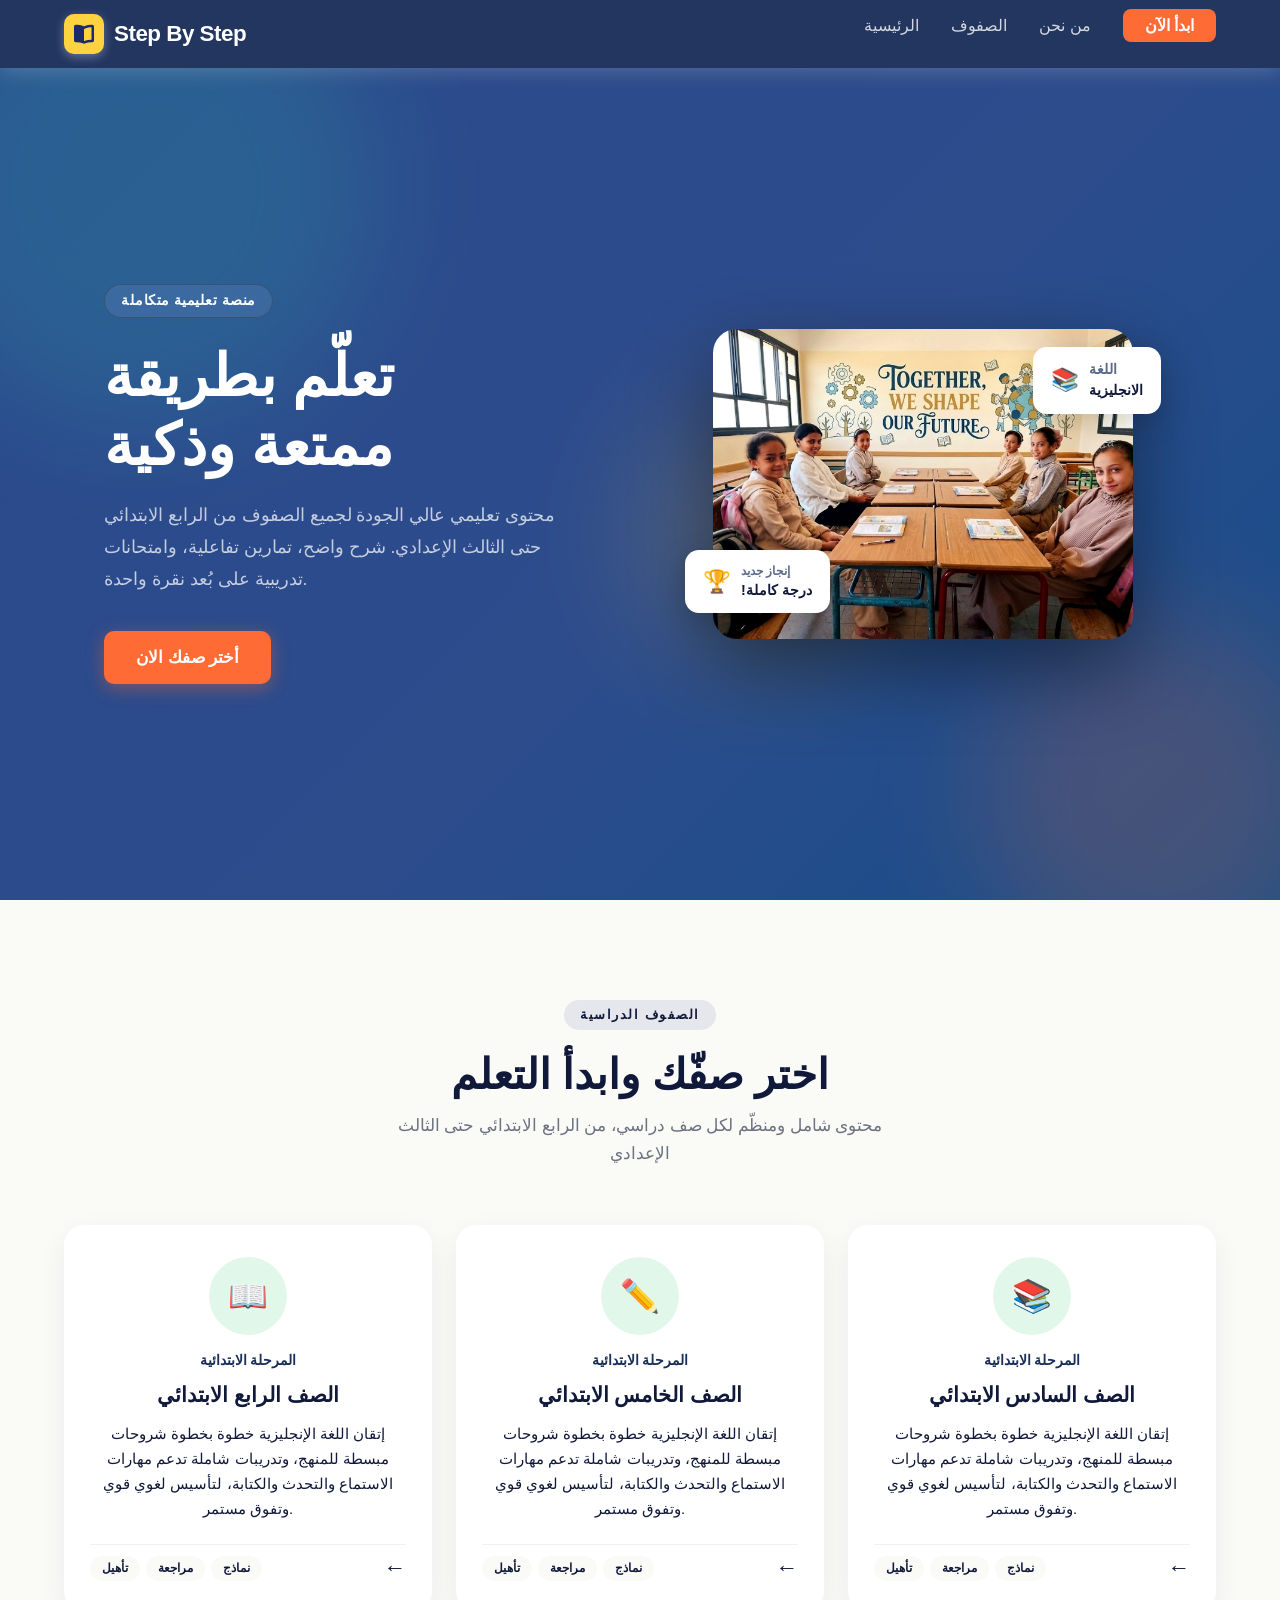
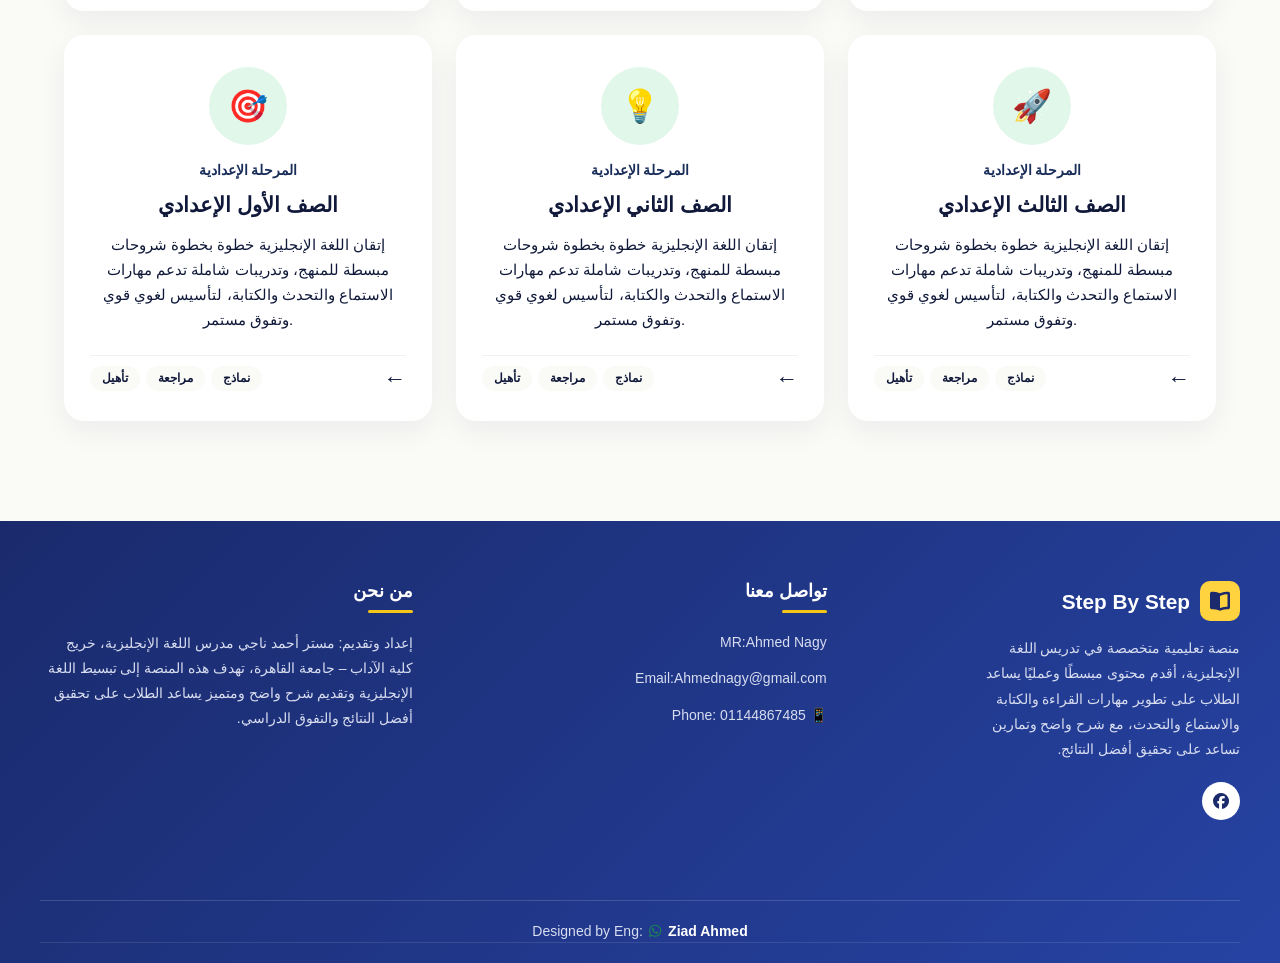
<file: index.html>
<!DOCTYPE html>
<html lang="en">
<head>
    <meta charset="UTF-8">
    <meta name="viewport" content="width=device-width, initial-scale=1.0">
    <link rel="stylesheet" href="css/all.min.css">
    <link rel="stylesheet" href="css/bootstrap.min.css">
    <link rel="stylesheet" href="css/home.css">
    
    <title>Document</title>
</head>
<body>

<!-- ══════════ NAVBAR ══════════ -->
<nav>

    <div class="nav-logo">
    <div class="logo-icon"><i class="fa-solid fa-book-open"></i></div> 
    <span>Step by step</span>
    </div>
   

                     <ul class="nav-links ">
    <li><a href="#hero">الرئيسية</a></li>
    <li><a href="#grades">الصفوف</a></li>
    <li><a href="#footer">من نحن</a></li>
    <li><a href="#footer" class="nav-cta">ابدأ الآن</a></li>
  </ul>



</nav>

<!-- ══════════ HERO SECTION ══════════ -->
<section class="hero" id="hero">
  <div class="hero-bg">
    <div class="blob blob-1"></div>
    <div class="blob blob-2"></div>
    <div class="blob blob-3"></div>
  </div>

  <div class="hero-inner">
    <div class="hero-text">
      <div class="hero-badge">
منصة تعليمية متكاملة
      </div>

      <h1 class="hero-title">
        تعلّم بطريقة<br />
        <em>ممتعة وذكية</em>
      </h1>

      <p class="hero-desc">
        محتوى تعليمي عالي الجودة لجميع الصفوف من الرابع الابتدائي حتى الثالث الإعدادي.
        شرح واضح، تمارين تفاعلية، وامتحانات تدريبية على بُعد نقرة واحدة.
      </p>

      <div class="hero-actions">
        <a href="#grades" class="btn-primary">أختر صفك الان</a>
      </div>

 
    </div>

    <div class="hero-visual">
      <div class="hero-img-wrap">
        <img
          src="images/classroom_HD.jpg"
          alt="طالب يتعلم"
        />

        <div class="float-card card-a">
          <span class="icon">📚</span>
          <div>
            <div style="font: size 23px;;color:var(--muted);font-weight:600;">اللغة</div>
            <div>الانجليزية</div>
          </div>
        </div>

        <div class="float-card card-b">
          <span class="icon">🏆</span>
          <div>
            <div style="font-size:.75rem;color:var(--muted);font-weight:600;">إنجاز جديد</div>
            <div>!درجة كاملة</div>
          </div>
        </div>
      </div>
    </div>
  </div>
</section>

<!-- ══════════ GRADES SECTION ══════════ -->
<section class="grades" id="grades">
  <div class="section-head">
    <div class="section-tag">الصفوف الدراسية</div>
    <h2>اختر صفّك وابدأ التعلم</h2>
    <p>محتوى شامل ومنظّم لكل صف دراسي، من الرابع الابتدائي حتى الثالث الإعدادي</p>
  </div>

  <div class="grades-grid">

    <!-- Card 1 -->
    <a href="task.html" class="grade-card">
      <div class="card-icon-wrap">📖</div>
      <div class="card-label">المرحلة الابتدائية</div>
      <div class="card-title">الصف الرابع الابتدائي</div>
       <div class="card-desc">إتقان اللغة الإنجليزية خطوة بخطوة
شروحات مبسطة للمنهج، وتدريبات شاملة تدعم مهارات الاستماع والتحدث والكتابة، لتأسيس لغوي قوي وتفوق مستمر.​</div>
      <div class="card-footer">
         <div class="card-subjects">
          <span class="subject-tag">تأهيل</span>
          <span class="subject-tag">مراجعة</span>
          <span class="subject-tag">نماذج</span>
        </div>
        <span class="card-arrow">←</span>
      </div>
    </a>

    <!-- Card 2 -->
    <a href="" class="grade-card">
      <div class="card-icon-wrap">✏️</div>
      <div class="card-label">المرحلة الابتدائية</div>
      <div class="card-title">الصف الخامس الابتدائي</div>
      <div class="card-desc">إتقان اللغة الإنجليزية خطوة بخطوة
شروحات مبسطة للمنهج، وتدريبات شاملة تدعم مهارات الاستماع والتحدث والكتابة، لتأسيس لغوي قوي وتفوق مستمر.​</div>
      <div class="card-footer">
        <div class="card-subjects">
          <span class="subject-tag">تأهيل</span>
          <span class="subject-tag">مراجعة</span>
          <span class="subject-tag">نماذج</span>
        </div>
        <span class="card-arrow">←</span>
      </div>

    </a>

    <!-- Card 3 -->
    <a href="" class="grade-card">
      <div class="card-icon-wrap">📚</div>
      <div class="card-label">المرحلة الابتدائية</div>
      <div class="card-title">الصف السادس الابتدائي</div>
      <div class="card-desc">إتقان اللغة الإنجليزية خطوة بخطوة
شروحات مبسطة للمنهج، وتدريبات شاملة تدعم مهارات الاستماع والتحدث والكتابة، لتأسيس لغوي قوي وتفوق مستمر.​</div>

       <div class="card-footer">
        <div class="card-subjects">
          <span class="subject-tag">تأهيل</span>
          <span class="subject-tag">مراجعة</span>
          <span class="subject-tag">نماذج</span>
        </div>
        <span class="card-arrow">←</span>
      </div> 
    </a>

    <!-- Card 4 -->
    <a href="" class="grade-card">
      <div class="card-icon-wrap">🎯</div>
      <div class="card-label">المرحلة الإعدادية</div>
      <div class="card-title">الصف الأول الإعدادي</div>
      <div class="card-desc">إتقان اللغة الإنجليزية خطوة بخطوة
شروحات مبسطة للمنهج، وتدريبات شاملة تدعم مهارات الاستماع والتحدث والكتابة، لتأسيس لغوي قوي وتفوق مستمر.​</div>
      <div class="card-footer">
        <div class="card-subjects">
          <span class="subject-tag">تأهيل</span>
          <span class="subject-tag">مراجعة</span>
          <span class="subject-tag">نماذج</span>
        </div>
        <span class="card-arrow">←</span>
      </div>

    </a>

    <!-- Card 5 -->
    <a href="" class="grade-card">
      <div class="card-icon-wrap">💡</div>
      <div class="card-label">المرحلة الإعدادية</div>
      <div class="card-title">الصف الثاني الإعدادي</div>
      <div class="card-desc">إتقان اللغة الإنجليزية خطوة بخطوة
شروحات مبسطة للمنهج، وتدريبات شاملة تدعم مهارات الاستماع والتحدث والكتابة، لتأسيس لغوي قوي وتفوق مستمر.​</div>
      <div class="card-footer">
        <div class="card-subjects">
          <span class="subject-tag">تأهيل</span>
          <span class="subject-tag">مراجعة</span>
          <span class="subject-tag">نماذج</span>
        </div>
        <span class="card-arrow">←</span>
      </div>

    </a>

    <!-- Card 6 -->
    <a href="" class="grade-card">
      <div class="card-icon-wrap">🚀</div>
      <div class="card-label">المرحلة الإعدادية</div>
      <div class="card-title">الصف الثالث الإعدادي</div>
      <div class="card-desc">إتقان اللغة الإنجليزية خطوة بخطوة
شروحات مبسطة للمنهج، وتدريبات شاملة تدعم مهارات الاستماع والتحدث والكتابة، لتأسيس لغوي قوي وتفوق مستمر.​</div>
      <div class="card-footer">
        <div class="card-subjects">
          <span class="subject-tag">تأهيل</span>
          <span class="subject-tag">مراجعة</span>
          <span class="subject-tag">نماذج</span>
        </div>
        <span class="card-arrow">←</span>
      </div>
    

  </a>
</section>

<!-- ══════════ FOOTER ══════════ -->
<footer id="footer">
  <div class="footer-grid">
    <div class="footer-brand">
      <div class="logo-row">
        <div class="logo-icon"><i class="fa-solid fa-book-open"></i></div>
        <span class="logo-name">step by step</span>
      </div>
     <p>منصة تعليمية متخصصة في تدريس اللغة الإنجليزية، أقدم محتوى مبسطًا وعمليًا يساعد الطلاب على تطوير مهارات القراءة والكتابة والاستماع والتحدث، مع شرح واضح وتمارين تساعد على تحقيق أفضل النتائج.</p>
      <div class="social-row">
        <a href="https://www.facebook.com/share/1DLBqrxhTE/" class="social-btn"><i class="fa-brands fa-facebook"></i></a>

      </div>
    </div>

    <div class="footer-col">
      <h3>تواصل معنا</h3>
      <ul>
        <li>MR:Ahmed Nagy</li>
        <li><a href="#">Email:Ahmednagy@gmail.com</a></li>
        <li>📱 Phone: 01144867485</li>
        
      </ul>
    </div>
<div class="footer-about">
  <h3>من نحن</h3>
  <p>إعداد وتقديم: مستر أحمد ناجي
مدرس اللغة الإنجليزية، خريج كلية الآداب – جامعة القاهرة، تهدف هذه المنصة إلى تبسيط اللغة الإنجليزية وتقديم شرح واضح ومتميز يساعد الطلاب على تحقيق أفضل النتائج والتفوق الدراسي.</p>
</div>
<div class="footer-border">
  <p>Designed by Eng:
    <i class="fa-brands fa-whatsapp text-success"></i> <a href="https://wa.me/201023750909">Ziad Ahmed</a></p>
</div>


    </div>
  </footer>
  <script src="js/bootstrap.bundle.min.js"></script>
    <script src="js/home.js"></script>
</body>
</html>
</file>
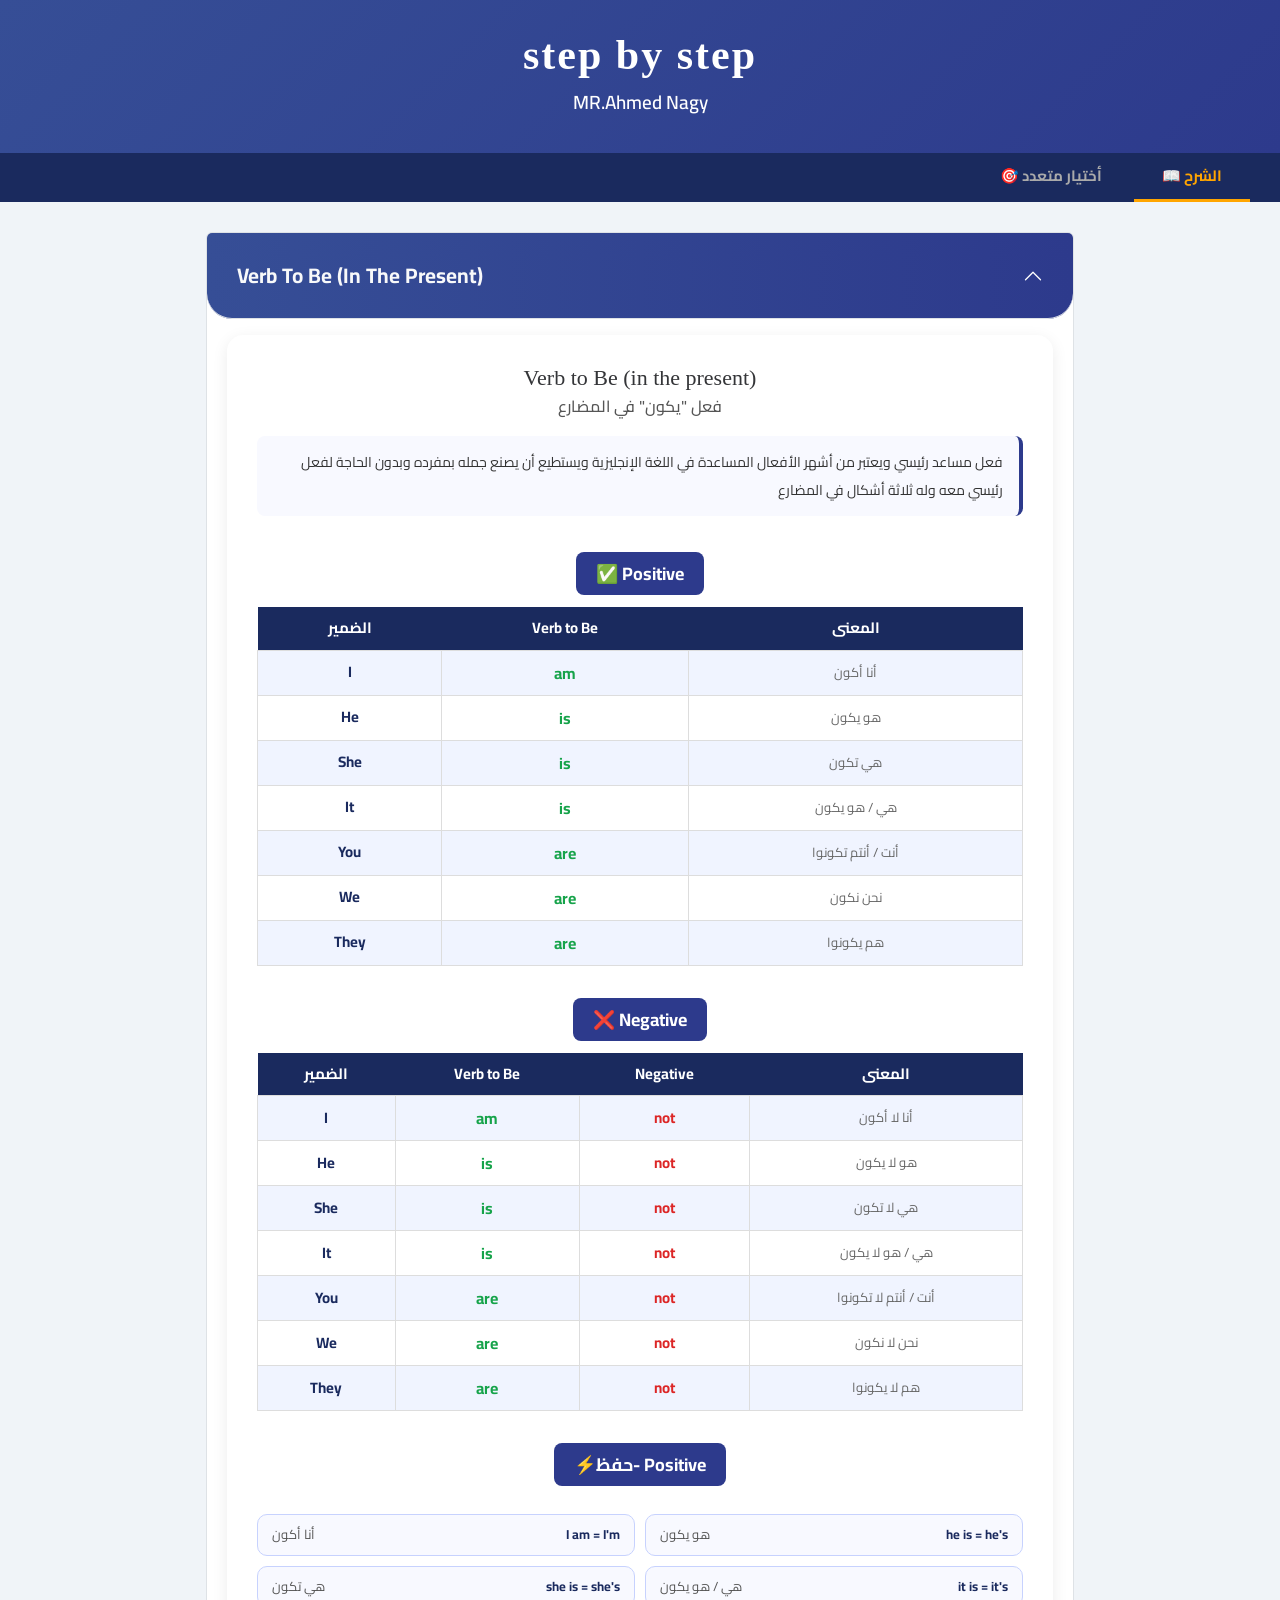
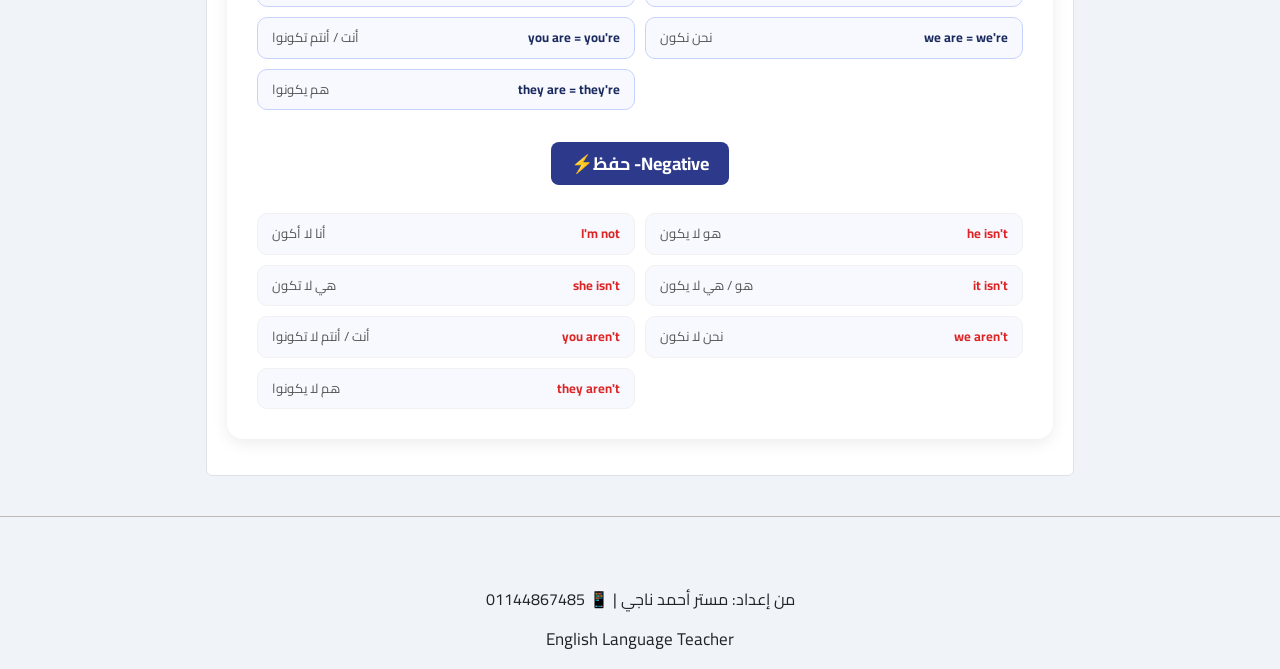
<file: task.html>
<!DOCTYPE html>
<html lang="en">
<head>
    <meta charset="UTF-8">
    <meta name="viewport" content="width=device-width, initial-scale=1.0">
    <link rel="stylesheet" href="css/bootstrap.min.css">
    <link rel="stylesheet" href="css/all.min.css">
    <link rel="stylesheet" href="css/task.css">
    <title>Document</title>
</head>
<body>

<div class="header">
  <h1>step by step</h1>
  <p>MR.Ahmed Nagy</p>
</div>

<div class="tabs">
     <button class="tab-btn" onclick="switchTab('mcq', this)">🎯 أختيار متعدد</button>
  <button class="tab-btn active" onclick="switchTab('explain', this)">📖 الشرح</button>
</div>

<div class="content">
<div class="accordion " id="accordionExample">
  <div class="accordion-item">
    <h2 class="accordion-header">
      <button class="accordion-button accor text-light" type="button" data-bs-toggle="collapse" data-bs-target="#collapseOne" aria-expanded="true" aria-controls="collapseOne">
        verb to Be (in the present)
      </button>
    </h2>
    <div id="collapseOne" class="accordion-collapse collapse show" data-bs-parent="#accordionExample">
      <div class="accordion-body">
  <div class="tab-content active" id="explain">
    <div class="explain-card">
      <h2>Verb to Be (in the present)</h2>
      <h3>فعل "يكون" في المضارع</h3>
      <div class="desc">
        فعل مساعد رئيسي ويعتبر من أشهر الأفعال المساعدة في اللغة الإنجليزية ويستطيع أن يصنع جمله بمفرده وبدون الحاجة لفعل رئيسي معه وله ثلاثة أشكال في المضارع
      </div>

      <div style="text-align:center"><span class="section-title">✅ Positive</span></div>
      <table class="verb-table">
        <tr><th>الضمير</th><th>Verb to Be</th><th>المعنى</th></tr>
        <tr><td class="pronoun">I</td><td class="verb">am</td><td class="arabic">أنا أكون</td></tr>
        <tr><td class="pronoun">He</td><td class="verb">is</td><td class="arabic">هو يكون</td></tr>
        <tr><td class="pronoun">She</td><td class="verb">is</td><td class="arabic">هي تكون</td></tr>
        <tr><td class="pronoun">It</td><td class="verb">is</td><td class="arabic">هي / هو يكون</td></tr>
        <tr><td class="pronoun">You</td><td class="verb">are</td><td class="arabic">أنت / أنتم تكونوا</td></tr>
        <tr><td class="pronoun">We</td><td class="verb">are</td><td class="arabic">نحن نكون</td></tr>
        <tr><td class="pronoun">They</td><td class="verb">are</td><td class="arabic">هم يكونوا</td></tr>
      </table>

      <div style="text-align:center"><span class="section-title">❌ Negative</span></div>
      <table class="verb-table">
        <tr><th>الضمير</th><th>Verb to Be</th><th>Negative</th><th>المعنى</th></tr>
        <tr><td class="pronoun">I</td><td class="verb">am</td><td class="neg">not</td><td class="arabic">أنا لا أكون</td></tr>
        <tr><td class="pronoun">He</td><td class="verb">is</td><td class="neg">not</td><td class="arabic">هو لا يكون</td></tr>
        <tr><td class="pronoun">She</td><td class="verb">is</td><td class="neg">not</td><td class="arabic">هي لا تكون</td></tr>
        <tr><td class="pronoun">It</td><td class="verb">is</td><td class="neg">not</td><td class="arabic">هي / هو لا يكون</td></tr>
        <tr><td class="pronoun">You</td><td class="verb">are</td><td class="neg">not</td><td class="arabic">أنت / أنتم لا تكونوا</td></tr>
        <tr><td class="pronoun">We</td><td class="verb">are</td><td class="neg">not</td><td class="arabic">نحن لا نكون</td></tr>
        <tr><td class="pronoun">They</td><td class="verb">are</td><td class="neg">not</td><td class="arabic">هم لا يكونوا</td></tr>
      </table>

      <div style="text-align:center"><span class="section-title">⚡حفظ- Positive</span></div>
      <div class="contraction-grid">
        <div class="contraction-box"><span class="arabic-part">أنا أكون</span><span class="english-part">I am = I'm</span></div>
        <div class="contraction-box"><span class="arabic-part">هو يكون</span><span class="english-part">he is = he's</span></div>
        <div class="contraction-box"><span class="arabic-part">هي تكون</span><span class="english-part">she is = she's</span></div>
        <div class="contraction-box"><span class="arabic-part">هي / هو يكون</span><span class="english-part">it is = it's</span></div>
        <div class="contraction-box"><span class="arabic-part">أنت / أنتم تكونوا</span><span class="english-part">you are = you're</span></div>
        <div class="contraction-box"><span class="arabic-part">نحن نكون</span><span class="english-part">we are = we're</span></div>
        <div class="contraction-box"><span class="arabic-part">هم يكونوا</span><span class="english-part">they are = they're</span></div>
      </div>

      <div style="text-align:center; margin-top:16px"><span class="section-title">⚡حفظ -Negative</span></div>
      <div class="contraction-grid neg">
        <div class="contraction-box"><span class="arabic-part">أنا لا أكون</span><span class="english-part">I'm not</span></div>
        <div class="contraction-box"><span class="arabic-part">هو لا يكون</span><span class="english-part">he isn't</span></div>
        <div class="contraction-box"><span class="arabic-part">هي لا تكون</span><span class="english-part">she isn't</span></div>
        <div class="contraction-box"><span class="arabic-part">هو / هي لا يكون</span><span class="english-part">it isn't</span></div>
        <div class="contraction-box"><span class="arabic-part">أنت / أنتم لا تكونوا</span><span class="english-part">you aren't</span></div>
        <div class="contraction-box"><span class="arabic-part">نحن لا نكون</span><span class="english-part">we aren't</span></div>
        <div class="contraction-box"><span class="arabic-part">هم لا يكونوا</span><span class="english-part">they aren't</span></div>
      </div>
    </div>
  </div>
      </div>
        <div class="tab-content" id="mcq">
  <div class="container my-3" id="q">
</div>
<div class="container">
    <div class="card ps-3 " id="correct">
            <button class="action-btn" id="submitBtn">
    تصحيح الإجابات</button>
    <h3 class="d-none" id="h3">correct: <span id="count">0</span> <span id="total"></span></h3>
</div>
</div>
</div>
    </div>

  </div>
</div>
</div>
<div class="footer">
    <p>من إعداد: مستر أحمد ناجي | 📱 01144867485</p>
    <p style="text-transform: capitalize; font-size: 17px;">english language teacher</p>
</div>
    <script src="js/bootstrap.bundle.min.js"></script>
    <script src="js/task.js"></script>
</body>
</html>
</file>
<file: css/home.css>
*{
    margin: 0px;
    padding: 0px;
    box-sizing: border-box;
}
    :root {
      --navy:    #1A2E5A;
      --orange:  #FF6B35;
      --yellow:  #FFD23F;
      --teal:    #2EC4B6;
      --cream:   #FAFAF7;
      --white:   #FFFFFF;
      --text:    #1A2E5A;
      --muted:   #5A6A8A;
    }

    html { scroll-behavior: smooth; }

    body,html {
      font-family: 'Tajawal', sans-serif;
      background: var(--cream);
      color: var(--text);
      overflow-x: hidden;
    }

    /* ─── NAVBAR ─── */
    nav {
      position: fixed;
      top: 0; right: 0; left: 0;
      z-index: 100;
      background: rgba(26, 46, 90, 0.96);
      backdrop-filter: blur(10px);
      padding: 0 5%;
      height: 68px;
      display: flex;
      align-items: center;
      justify-content: space-between;
      box-shadow: 0 2px 20px rgba(219, 223, 236, 0.25);
    }

    .nav-logo {
      display: flex;
      align-items: center;
      gap: 10px;
      text-decoration: none;
    }

    .nav-logo .logo-icon {
      width: 40px; height: 40px;
      background: var(--yellow);
      border-radius: 10px;
      display: flex; align-items: center; justify-content: center;
      font-size: 20px;
      box-shadow: 0 3px 10px rgba(205, 208, 235, 0.4);
    }

    .nav-logo span {
      font-size: 1.4rem;
      font-weight: 800;
      color: var(--white);
      letter-spacing: -0.5px;
      text-transform: capitalize;
    }

    .nav-links {
      display: flex;
      gap: 32px;
      list-style: none;
    }

    .nav-links a {
      color: rgba(255,255,255,.8);
      text-decoration: none;
      font-size: 1rem;
      font-weight: 500;
      transition: color .2s;
      position: relative;
    }

    .nav-links a::after {
      content: '';
      position: absolute;
      bottom: -4px; right: 0; left: 0;
      height: 2px;
      background: var(--orange);
      transform: scaleX(0);
      transition: transform .25s;
    }

    .nav-links a:hover { color: var(--white); }
    .nav-links a:hover::after { transform: scaleX(1); }

    .nav-cta {
      background: var(--orange);
      color: var(--white) !important;
      padding: 8px 22px;
      border-radius: 8px;
      font-weight: 700 !important;
      transition: background .2s, transform .15s !important;
    }

    .nav-cta:hover {
      background: #e55a24 !important;
      transform: translateY(-1px);
    }

    .nav-cta::after { display: none !important; }

    /* ─── HERO SECTION ─── */
    .hero {
      margin-top: 68px;
      min-height: calc(100vh - 68px);
      position: relative;
      overflow: hidden;
      display: flex;
      align-items: center;
    }

    .hero-bg {
      position: absolute;
      inset: 0;
      background: linear-gradient(135deg, #2a498b 0%, #2d4c8c 55%, #164e89 100%);
    }

    /* decorative blobs */
    .blob {
      position: absolute;
      border-radius: 50%;
      filter: blur(60px);
      opacity: .18;
    }
    .blob-1 { width: 480px; height: 480px; background: var(--teal);  top: -120px; left: -100px; }
    .blob-2 { width: 360px; height: 360px; background: var(--orange); bottom: -80px; right: -60px; }
    .blob-3 { width: 260px; height: 260px; background: var(--yellow); top: 40%;   left: 50%; }

    .hero-inner {
      position: relative;
      z-index: 2;
      width: 100%;
      max-width: 1200px;
      margin: 0 auto;
      padding: 80px 5%;
      display: grid;
      grid-template-columns: 1fr 1fr;
      gap: 60px;
      align-items: center;
    }
    .hero-badge {
      display: inline-flex;
      align-items: center;
      gap: 8px;
      background: rgba(154, 165, 235, 0.15);
      border: 1px solid rgba(48, 47, 45, 0.35);
      color: white;
      font-size: .85rem;
      font-weight: 700;
      padding: 6px 16px;
      border-radius: 50px;
      margin-bottom: 24px;
      letter-spacing: .5px;
    }

  

    .hero-title {
      font-size: clamp(2.4rem, 5vw, 3.6rem);
      font-weight: 900;
      color: var(--white);
      line-height: 1.2;
      margin-bottom: 20px;
    }

    .hero-title em {
      font-style: normal;
      color: white;
    }

    .hero-desc {
      font-size: 1.1rem;
      color: rgba(255,255,255,.72);
      line-height: 1.8;
      margin-bottom: 36px;
      max-width: 460px;
    }

    .hero-actions {
      display: flex;
      gap: 16px;
      flex-wrap: wrap;
    }

    .btn-primary {
      background: var(--orange);
      color: var(--white);
      padding: 14px 32px;
      border-radius: 10px;
      font-size: 1.05rem;
      font-weight: 700;
      text-decoration: none;
      transition: transform .2s, box-shadow .2s;
      box-shadow: 0 4px 18px rgba(255,107,53,.4);
    }

    .btn-primary:hover {
      transform: translateY(-3px);
      box-shadow: 0 8px 28px rgba(255,107,53,.5);
    }

    .btn-secondary {
      background:#34d399;
      color: var(--white);
      padding: 14px 32px;
      border-radius: 10px;
      font-size: 20px;
      font-weight: 600;
      text-decoration: none;
      border: 1px solid rgba(255,255,255,.25);
      transition: background .2s;
    }

    .btn-secondary:hover { background: rgba(255,255,255,.18); }

    /* hero stats */
    .hero-stats {
      display: flex;
      gap: 28px;
      margin-top: 44px;
    }

    .stat {
      display: flex;
      flex-direction: column;
    }

    .stat-num {
      font-size: 1.8rem;
      font-weight: 900;
      color: var(--yellow);
      line-height: 1;
    }

    .stat-label {
      font-size: .82rem;
      color: rgba(255,255,255,.55);
      margin-top: 2px;
      font-weight: 500;
    }

    /* hero image side */
    .hero-visual {
      display: flex;
      justify-content: center;
      align-items: center;
    }

    .hero-img-wrap {
      position: relative;
      width: 100%;
      max-width: 420px;
    }

    .hero-img-wrap img {
      width: 100%;
      border-radius: 24px;
      object-fit: cover;
      box-shadow: 0 30px 80px rgba(0,0,0,.45);
    }

    /* floating cards on image */
    .float-card {
      position: absolute;
      background: var(--white);
      border-radius: 14px;
      padding: 12px 18px;
      display: flex;
      align-items: center;
      gap: 10px;
      box-shadow: 0 8px 30px rgba(0,0,0,.18);
      font-weight: 700;
      font-size: .9rem;
      animation: floatY 3s ease-in-out infinite;
    }

    .float-card .icon { font-size: 1.4rem; }
    .float-card.card-a { top: 18px;  right: -28px; animation-delay: 0s; color: var(--navy); }
    .float-card.card-b { bottom: 26px; left: -28px; animation-delay: 1.5s; color: var(--navy); }

    @keyframes floatY {
      0%,100% { transform: translateY(0); }
      50%      { transform: translateY(-8px); }
    }

    /* ─── GRADES SECTION ─── */
    .grades {
      padding: 100px 5%;
      background: var(--cream);
    }

    .section-head {
      text-align: center;
      margin-bottom: 56px;
    }

    .section-tag {
      display: inline-block;
      background: rgb(45, 58, 140,0.1);
      color: black;
      font-size: .82rem;
      font-weight: 700;
      letter-spacing: 1.5px;
      text-transform: uppercase;
      padding: 5px 16px;
      border-radius: 50px;
      margin-bottom: 14px;
    }

    .section-head h2 {
      font-size: clamp(1.8rem, 4vw, 2.6rem);
      font-weight: 900;
      color: var(--navy);
      margin-bottom: 12px;
    }

    .section-head p {
      font-size: 1.05rem;
      color: var(--muted);
      max-width: 520px;
      margin: 0 auto;
      line-height: 1.7;
    }
  :root{
    --navy: #10193a;
    --navy-2: #17224d;
    --gold: #f2b705;
    --bg: #f4f6fb;
    --card-bg: #ffffff;
    --text-dark: #10193a;
    --text-muted: #6b7280;
    --border: #eef0f6;
    --shadow: 0 10px 30px rgba(16,25,58,0.06);
    --radius-card: 20px;
    --radius-pill: 999px;
  }
  /* ===== Header ===== */
  .site-header{
    background: var(--navy);
    color:#fff;
    padding: 18px 5%;
    display:flex;
    align-items:center;
    gap:10px;
  }
  .site-header .logo-icon{
    width:34px; height:34px;
    background: var(--gold);
    border-radius:8px;
    display:flex; align-items:center; justify-content:center;
    font-size:18px;
  }
  .site-header .logo-text{
    font-weight:800;
    font-size:1.15rem;
  }
 
  /* ===== Section ===== */
  .grades{
    padding: 48px 6% 80px;
    max-width:1280px;
    margin:0 auto;
  }
 
  .section-head{
    text-align: right;
    margin-bottom: 40px;
  }
  .section-head h2{
    font-size: clamp(1.8rem, 3vw, 2.4rem);
    font-weight: 800;
    color: #10193a;
    margin: 6px 0 10px;
  }
  .section-head p{
    color: var(--text-muted);
    font-size: 1rem;
    margin:0;
    max-width: 560px;
    margin-inline-start:auto;
  }
   .site-header{
    background: var(--navy);
    color:#fff;
    padding: 18px 5%;
    display:flex;
    align-items:center;
    gap:10px;
  }
  .site-header .logo-icon{
    width:34px; height:34px;
    background: var(--gold);
    border-radius:8px;
    display:flex; align-items:center; justify-content:center;
    font-size:18px;
  }
  .site-header .logo-text{
    font-weight:800;
    font-size:1.15rem;
  }
 
  /* ============ Section ============ */
  .grades{
    padding: 100px 5%;
    background: var(--cream);
  }
 
  .section-head{
    text-align: center;
    margin-bottom: 56px;
  }
 
  .section-tag{
    display: inline-block;
    background: rgba(45,58,140,0.1);
    color: var(--navy);
    font-size: .82rem;
    font-weight: 700;
    letter-spacing: 1.5px;
    text-transform: uppercase;
    padding: 5px 16px;
    border-radius: var(--radius-pill);
    margin-bottom: 14px;
  }
 
  .section-head h2{
    font-size: clamp(1.8rem, 4vw, 2.6rem);
    font-weight: 900;
    color: var(--navy);
    margin-bottom: 12px;
  }
 
  .section-head p{
    font-size: 1.05rem;
    color: var(--text-muted);
    max-width: 520px;
    margin: 0 auto;
    line-height: 1.7;
  }
 
  /* ============ Grid ============ */
  .grades-grid{
    display: grid;
    grid-template-columns: repeat(auto-fill, minmax(280px, 1fr));
    gap: 24px;
    max-width: 1200px;
    margin: 0 auto;
  }

  .grade-card{
    position: relative;
    background: var(--card-bg);
    border-radius: var(--radius-card);
    box-shadow: var(--shadow);
    padding: 32px 26px 26px;
    text-align: center;
    text-decoration: none;
    color: inherit;
    display: flex;
    flex-direction: column;
    align-items: center;
    cursor: pointer;
    border: none;
    outline: none;
    transition: transform .22s cubic-bezier(.34,1.56,.64,1), box-shadow .22s;
  }
  .grade-card:hover{
    transform: translateY(-6px);
    box-shadow: 0 16px 36px rgba(16,25,58,0.12);
  }
  .grade-card:focus-visible{
    outline: 3px solid var(--gold);
    outline-offset: 3px;
  }
  .grade-card:hover .card-arrow{
    transform: translateX(-4px);
  }
 
  .card-icon-wrap{
    width: 78px; height: 78px;
    border-radius: 50%;
    display: flex;
     align-items: center;
      justify-content: center;
    font-size: 2rem;
    margin-bottom: 16px;
  }
 
  /* icon circle + label color themes */
  /* .theme-blue    .card-icon-wrap{ background:#08293a; } */
    .card-icon-wrap{ background:#e1f7ea; }
 /* .theme-green   .card-icon-wrap{ background:#ece3fb; }
    .theme-purple .card-icon-wrap{ background:#fde3e9; }
   .theme-pink .card-icon-wrap{ background:#dcecfb; } */
  .card-label{
    font-size: 0.85rem;
    font-weight: 700;
    margin-bottom: 8px;
  } 
  .card-title{
    font-size: 1.3rem;
    font-weight: 800;
    color: var(--navy);
    margin-bottom: 12px;
  }
 
  .card-desc{
    font-size: 0.92rem;
    line-height: 1.7;
    color: var(--navy);
    margin-bottom: 22px;
  }
 
  .card-footer{
    display: flex;
    align-items: center;
    justify-content: space-between;
    width: 100%;
    margin-top: auto;
    padding-top: 6px;
    border-top: 1px solid var(--border);
  }
 
  .card-subjects{
    display: flex;
    gap: 6px;
    flex-wrap: wrap;
  }
 
  .subject-tag{
    background: var(--cream);
    color: var(--text-dark);
    font-size: .72rem;
    font-weight: 700;
    padding: 4px 12px;
    border-radius: var(--radius-pill);
  }
 
  .card-arrow{
    color: var(--navy);
    font-size: 1.4rem;
    font-weight: 700;
    transition: transform .22s;
  }

 
  /* ===== Responsive ===== */
  @media (max-width: 980px){
    .grades-grid{
      grid-template-columns: repeat(2, 1fr);
    }
  }
 
  @media (max-width: 620px){
    .grades{ padding: 32px 5% 56px; }
    .section-head{ text-align:center; }
    .section-head p{ margin-inline: auto; }
    .grades-grid{
      grid-template-columns: 1fr;
    }
    .grade-card{ padding:28px 20px 22px; }
    .card-footer{ flex-wrap:wrap; }
    .subject-tag{ flex:1 1 30%; }
  }
 
  @media (prefers-reduced-motion: reduce){
    .btn-start{ transition:none; }
  }



    /* ─── FOOTER ─── */
    footer {
      background:rgba(25, 34, 97, 0.9);
      color: black;
      padding: 50px 5% 20px;
    }

    .footer-grid {
      max-width: 1200px;
      margin:  auto;
      display: grid;
      grid-template-columns: 1fr 1fr 1fr ;
      gap: 70px;
       border-bottom: 1.1px solid rgba(255,255,255,.1);
    }
    .footer-brand .logo-row {
      display: flex;
      align-items: center;
      gap: 10px;
      margin-bottom: 16px;
    }

    .footer-brand .logo-icon {
      width: 40px; height: 40px;
      background: var(--yellow);
      border-radius: 10px;
      display: flex; align-items: center; justify-content: center;
      font-size: 20px;
    }

    .footer-brand .logo-name {
      font-size: 1.3rem;
      font-weight: 800;
      color: var(--white);
      text-transform: capitalize;
    }

    .footer-brand p {
      font-size: .9rem;
      line-height: 1.7;
      color: rgba(255,255,255,.55);
      max-width: 260px;
      margin-bottom: 24px;
    }

    .social-row {
      display: flex;
      gap: 10px;
    }
        .social-btn {
      width: 38px; height: 38px;
      background: rgba(255,255,255,.08);
      border-radius: 9px;
      display: flex; align-items: center; justify-content: center;
      text-decoration: none;
      font-size: 1rem;
      transition: background .2s, transform .2s;
    
    }
    .social-btn:hover{
 color: white;
 background-color: #3B82F6;
    }

 /* ============ Footer ============ */

#footer {
  background: linear-gradient(135deg, #1a2a6c, #2643a3);
  color: #ffffff;
  padding: 60px 20px 20px;
  direction: rtl;
  text-align: right;
  font-family: inherit;
}

.footer-grid {
  max-width: 1200px;
  margin: 0 auto;
  display: grid;
  grid-template-columns: 1.3fr 1fr 1.3fr;
  gap: 40px;
}

/* ---- Brand column ---- */
.footer-brand .logo-row {
  display: flex;
  align-items: center;
  gap: 10px;
  margin-bottom: 15px;
}

.logo-icon {
  background: #f5c518;
  color: #1a2a6c;
  width: 40px;
  height: 40px;
  border-radius: 10px;
  display: flex;
  align-items: center;
  justify-content: center;
  font-size: 18px;
}

.logo-name {
  font-size: 22px;
  font-weight: 700;
  text-transform: capitalize;
}

.footer-brand p {
  font-size: 14px;
  line-height: 1.8;
  color: #d8ddf0;
  margin-bottom: 20px;
}

.social-row {
  display: flex;
  gap: 12px;
}

.social-btn {
  width: 38px;
  height: 38px;
  background: #ffffff;
  color: #1a2a6c;
  border-radius: 50%;
  display: flex;
  align-items: center;
  justify-content: center;
  font-size: 16px;
  transition: 0.3s;
}

.social-btn:hover {
  background: #f5c518;
  transform: translateY(-3px);
}

/* ---- Contact & About columns ---- */
.footer-col h3,
.footer-about h3 {
  font-size: 18px;
  font-weight: 700;
  margin-bottom: 18px;
  position: relative;
  padding-bottom: 10px;
}

.footer-col h3::after,
.footer-about h3::after {
  content: "";
  position: absolute;
  bottom: 0;
  right: 0;
  width: 45px;
  height: 3px;
  background: #f5c518;
  border-radius: 5px;
}

.footer-col ul {
  list-style: none;
  padding: 0;
  margin: 0;
}

.footer-col ul li {
  font-size: 14px;
  color: #d8ddf0;
  margin-bottom: 14px;
  line-height: 1.6;
}

.footer-col ul li a {
  color: #d8ddf0;
  text-decoration: none;
  transition: 0.3s;
}

.footer-col ul li a:hover {
  color: #f5c518;
}

.footer-about p {
  font-size: 14px;
  line-height: 1.8;
  color: #d8ddf0;
}

/* ---- Bottom bar ---- */
.footer-border {
  grid-column: 1 / -1;
  border-top: 1px solid rgba(255, 255, 255, 0.15);
  margin-top: 40px;
  padding-top: 20px;
  text-align: center;
}

.footer-border p {
  font-size: 14px;
  color: #d8ddf0;
  margin: 0;
}

.footer-border a {
  color: white;
  text-decoration: none;
  font-weight: 600;
}

.footer-border a:hover {
  text-decoration: underline;
  color: #164e89;
}
.footer-grid {
  max-width: 1200px;
  margin: 0 auto;
  display: grid;
  grid-template-columns: repeat(3, 1fr);
  gap: 40px;
  align-items: start;
}
.footer-col,
.footer-about {
  display: flex;
  flex-direction: column;
  align-items: flex-start; /* أو flex-start لو عايزها يمين */
}
@media (max-width: 768px) {
  .footer-grid {
    grid-template-columns: 1fr;
    gap: 35px;
    text-align: center;
  }

  .footer-brand,
  .footer-col,
  .footer-about {
    display: flex;
    flex-direction: column;
    align-items: center;
  }

  .footer-brand .logo-row {
    justify-content: center;
  }

  .social-row {
    justify-content: center;
  }

  .footer-col ul {
    display: flex;
    flex-direction: column;
    align-items: center;
  }

  .footer-col h3::after,
  .footer-about h3::after {
    right: 50%;
    transform: translateX(50%);
  }
}

    /* ─── RESPONSIVE ─── */
    @media (max-width: 900px) {
      .hero-inner { grid-template-columns: 1fr; text-align: center; }
      .hero-desc { margin: 0 auto 36px; }
      .hero-actions { justify-content: center; }
      .hero-stats { justify-content: center; }
      /* .footer-grid { grid-template-columns: 1fr 1fr;
       } */
    }

    @media (max-width: 600px) {
      .nav-links { display: none;
      }
      .grades-grid { grid-template-columns: 1fr; }
      /* .footer-grid { grid-template-columns: 1fr; }
      .footer-about { flex-direction: column; gap: 10px; text-align: center; } */
    }

    @media (prefers-reduced-motion: reduce) {
      .float-card { animation: none; }
      .grade-card, .btn-primary { transition: none; }
    }
</file>
<file: css/task.css>
@import url('https://fonts.googleapis.com/css2?family=Cairo:wght@400;600;700;900&display=swap');

* {
  margin: 0;
  padding: 0;
  box-sizing: border-box;
}

body {
  font-family: 'Cairo', sans-serif;
  background: #f0f4f8;
  min-height: 100vh;
  padding: 0px;
}

/* ===== Header ===== */
.header {
  background: linear-gradient(135deg, #364e96, #2d3a8c);
  padding: 30px 20px 20px;
  text-align: center;
}
.header h1 { color: white; font-size: 42px; font-weight: 900; letter-spacing: 2px; font-family: Georgia, serif; }
.header p { color: white; font-size: 19px; margin-top: 6px; font-weight: 600; }

/* ===== Tabs ===== */
.tabs { display: flex; justify-content: flex-end; background: #1a2a5e; padding: 0 30px; gap: 4px; }
.tab-btn { padding: 12px 28px; border: none; background: transparent; color: #aaa; font-family: 'Cairo', sans-serif; font-size: 15px; font-weight: bold; cursor: pointer; border-bottom: 3px solid transparent; transition: all 0.2s; }
.tab-btn.active { color: orange; border-bottom: 3px solid orange; }
.tab-btn:hover { color: white; }

.content { max-width: 900px; margin: 30px auto; padding: 0 16px; }
.tab-content { display: none; }
.tab-content.active { display: block; }

/* ===== شرح verb to be ===== */
.explain-card { background: white; border-radius: 16px; padding: 30px; margin-bottom: 20px; box-shadow: 0 4px 16px rgba(0,0,0,0.08); }
.explain-card h2 { text-align: center; font-size: 22px; color: #343538; margin-bottom: 6px; font-family: Georgia, serif; }
.explain-card h3 { text-align: center; font-size: 16px; color: #555; margin-bottom: 20px; }
.explain-card .desc { background: #f8f9ff; border-right: 4px solid #2d3a8c; padding: 12px 16px; border-radius: 8px; font-size: 14px; color: #333; line-height: 2; margin-bottom: 20px; text-align: right; }

.section-title { text-align: center; font-size: 18px; font-weight: bold; color: white; background: #2d3a8c; padding: 8px 20px; border-radius: 8px; margin: 16px 0 12px; display: inline-block; }

.verb-table { width: 100%; border-collapse: collapse; margin-bottom: 16px; font-size: 15px; }
.verb-table th { background: #1a2a5e; color: white; padding: 10px; text-align: center; font-weight: bold; }
.verb-table td { padding: 10px 14px; text-align: center; border: 1px solid #ddd; }
.verb-table tr:nth-child(even) td { background: #f0f4ff; }
.verb-table .pronoun { font-weight: bold; color: #1a2a5e; }
.verb-table .verb { color: #16a34a; font-weight: bold; font-size: 16px; }
.verb-table .neg { color: #dc2626; font-weight: bold; }
.verb-table .arabic { color: #666; font-size: 13px; }

.contraction-grid { display: grid; grid-template-columns: 1fr 1fr; gap: 10px; margin-top: 16px; }
.contraction-box { background: #f8f9ff; border: 1px solid #c7d2fe; border-radius: 10px; padding: 10px 14px; display: flex; justify-content: space-between; align-items: center; font-size: 13px; }
.contraction-box .arabic-part { color: #555; }
.contraction-box .english-part { color: #1a2a5e; font-weight: bold; direction: ltr; }
.contraction-grid.neg .contraction-box { background: #f8f9ff; border-color: #f2f0f0; }
.contraction-grid.neg .contraction-box .english-part { color: #dc2626; }

/* ===== MCQ quiz ===== */
#q { max-width: 700px; margin: 0 auto; }

.card {
  background: white;
  border-radius: 16px;
  padding: 30px;
  margin-bottom: 18px;
  box-shadow: 0 4px 16px rgba(0,0,0,0.08);
  border: 2px solid #e5e7eb;
  transition: border-color 0.3s;
}

.card .text {
  font-size: 18px;
  font-weight: bold;
  color: #1a2a5e;
  margin-bottom: 16px;
  direction: ltr;
  text-align: left;
  word-spacing: 1px;
  letter-spacing: 1px;
}

.card .text span {
  color: #2d3a8c;
  font-weight: 900;
  margin-left: 4px;
}

.card .btn {
  font-family: 'Cairo', sans-serif;
  font-weight: bold;
  padding: 8px 30px;
  border-radius: 8px;
  transition: all 0.2s;
}

.btn-outline-secondary {
  border: 2px solid #d1d5db;
  color: #374151;
  background: #fafafa;
}
.btn-outline-secondary:hover {
  border-color: #2d3a8c;
  background: #eef2ff;
  color: #1a2a5e;
}

.btn-success {
  background: #22c55e !important;
  border-color: #22c55e !important;
  color: white !important;
}

.btn-danger {
  background: #ef4444 !important;
  border-color: #ef4444 !important;
  color: white !important;
}

.btn:disabled {
  opacity: 0.85;
  cursor: not-allowed;
}

/* رسالة الصح / الغلط */
[id^="valid-"] {
  margin-top: 12px;
  font-size: 14px;
  font-weight: bold;
  padding: 8px 12px;
  border-radius: 8px;
  direction: ltr;
  text-align: left;
}
.valid-feedback {
  color: #16a34a !important;
  background: #f0fdf4;
  border: 1px solid #bbf7d0;
  display: block !important;
}
.invalid-feedback {
  color: #dc2626 !important;
  background: #f5f5f5;
  border: 1px solid #d1d5db;
  display: block !important;
}

/* النتيجة */
.container .card.ps-3 {
  color: #1a2a5e;
  border-radius: 12px;
  text-align: center;
  padding: 20px;
  box-shadow: 0 4px 16px rgba(0,0,0,0.1);
}
.container .card.ps-3 h3 { font-size: 20px; font-weight: 900; }
.container .card.ps-3 #count { color: #16a34a; font-size: 24px; }

.action-btn {
  width: 100%;
  padding: 14px;
  border: none;
  border-radius: 10px;
  font-family: 'Cairo', sans-serif;
  font-size: 16px;
  font-weight: bold;
  cursor: pointer;
  margin-top: 10px;
  transition: all 0.2s;
}
#submitBtn { background: #1a2a5e; color: white; }
#submitBtn:disabled { background: #9ca3af; cursor: not-allowed; }
#submitBtn:not(:disabled):hover { background: #2d3a8c; }

/* ===== Accordion ===== */
.accor {
  background-image: linear-gradient(to right, #364e96, #2d3a8c);
  color: white;
  font-size: 21px;
  font-weight: 700;
  text-transform: capitalize;
  padding: 30px;
  border-radius: 25px;
}
.accordion-button::after{
  filter: brightness(0) saturate(100%) invert(1);
}
/* ===== Footer ===== */
.footer {
  text-align: center;
  border-top: 1px solid rgb(189, 185, 185);
  padding-top: 70px;
  margin-top: 40px;
}
/* تابلت */
@media (max-width: 768px) {
  .header { padding: 22px 14px 16px; }
  .header h1 { font-size: 30px; letter-spacing: 1px; }
  .header p { font-size: 15px; }
 
  .tabs { padding: 0 12px;   }
  .tab-btn { padding: 10px 16px; font-size: 13px; }
 
  .content { margin: 18px auto; padding: 0 10px; }
 
  .explain-card { padding: 18px 14px; border-radius: 12px; }
  .explain-card h2 { font-size: 19px; }
  .explain-card h3 { font-size: 14px; }
  .explain-card .desc { font-size: 13px; line-height: 1.8; padding: 10px 12px; }
 
  .section-title { font-size: 15px; padding: 7px 14px; }
 
  .verb-table { font-size: 12.5px; }
  .verb-table th { padding: 7px 4px; font-size: 12px; }
  .verb-table td { padding: 7px 6px; }
  .verb-table .verb { font-size: 14px; }
  .verb-table .arabic { font-size: 11px; }
 
  .contraction-box { padding: 8px 10px; font-size: 12px; }
 
  .card { padding: 18px 14px; border-radius: 12px; }
  .card .text { font-size: 15px; }
 
  .card .btn { padding: 8px 18px; font-size: 13px; }
 
  .accor { padding: 18px; font-size: 16px; border-radius: 16px; }
 
  .footer { padding-top: 40px; margin-top: 24px; }
}
 
/* موبايل */
@media (max-width: 480px) {
  .header h1 { font-size: 24px; }
  .header p { font-size: 13px; }
 
  .tab-btn { padding: 9px 10px; font-size: 12px; }
 
  .explain-card h2 { font-size: 16px; }
  .explain-card h3 { font-size: 12px; }
  .explain-card .desc { font-size: 12px; }
 
  /* الجدول: نخليه scrollable افقيًا بدل ما ينضغط ويبوظ */
  .verb-table { display: block; overflow-x: auto; white-space: nowrap; margin-left: 10px; }
  .verb-table th, .verb-table td { font-size: 11px; padding: 6px 12px; }
 
  /* التقسيمات (contractions) عمود واحد بدل عمودين */
  .contraction-grid { grid-template-columns: 1fr; gap: 8px; }
  .contraction-box { flex-wrap: wrap; }
  .contraction-box .arabic-part,
  .contraction-box .english-part { font-size: 12px; }
 
  .card { padding: 14px 12px; }
  .card .text { font-size: 13.5px; letter-spacing: 0; word-spacing: 0; }
  .card .btn { width: 100%; margin-bottom: 8px; padding: 10px; font-size: 13px; }
 
  .container .card.ps-3 h3 { font-size: 16px; }
  .container .card.ps-3 #count { font-size: 20px; }
 
  .action-btn { font-size: 14px; padding: 12px; }
 
  .accor { padding: 14px; font-size: 14px; border-radius: 12px; }
}
</file>
